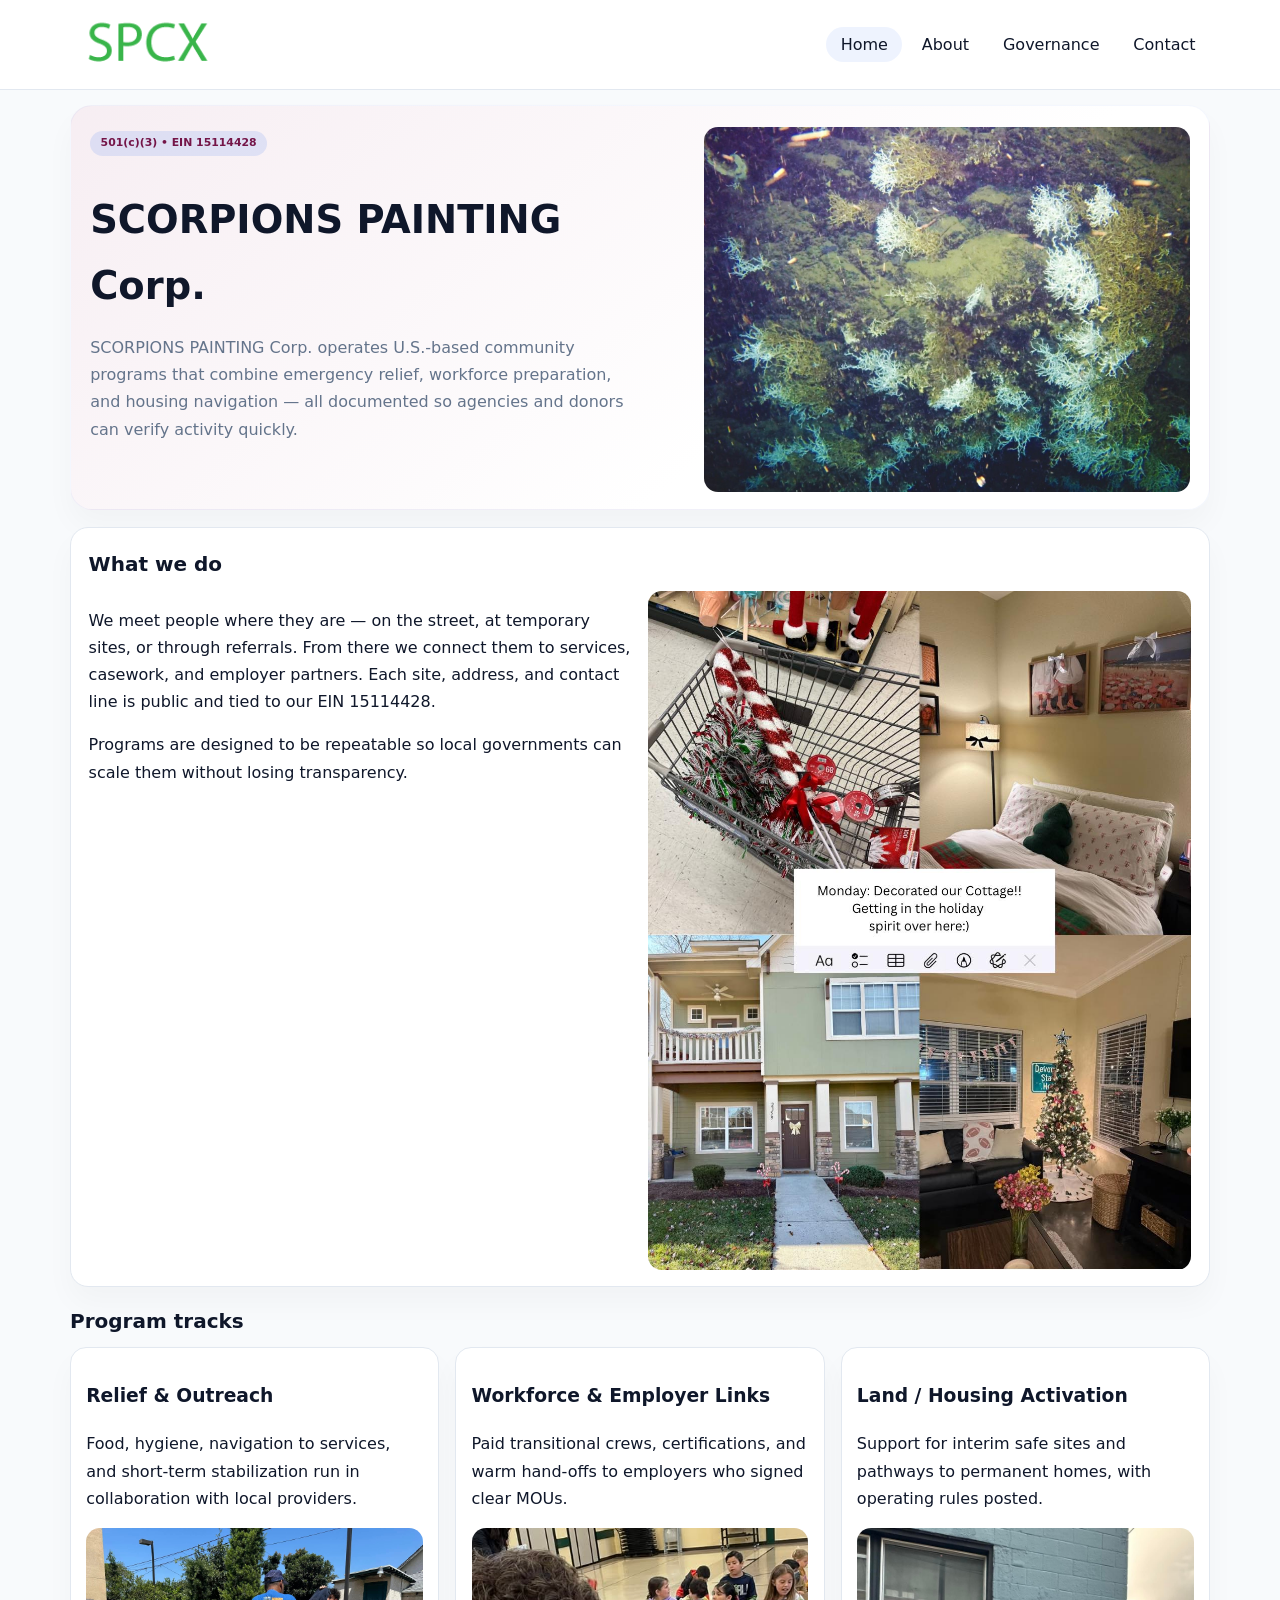
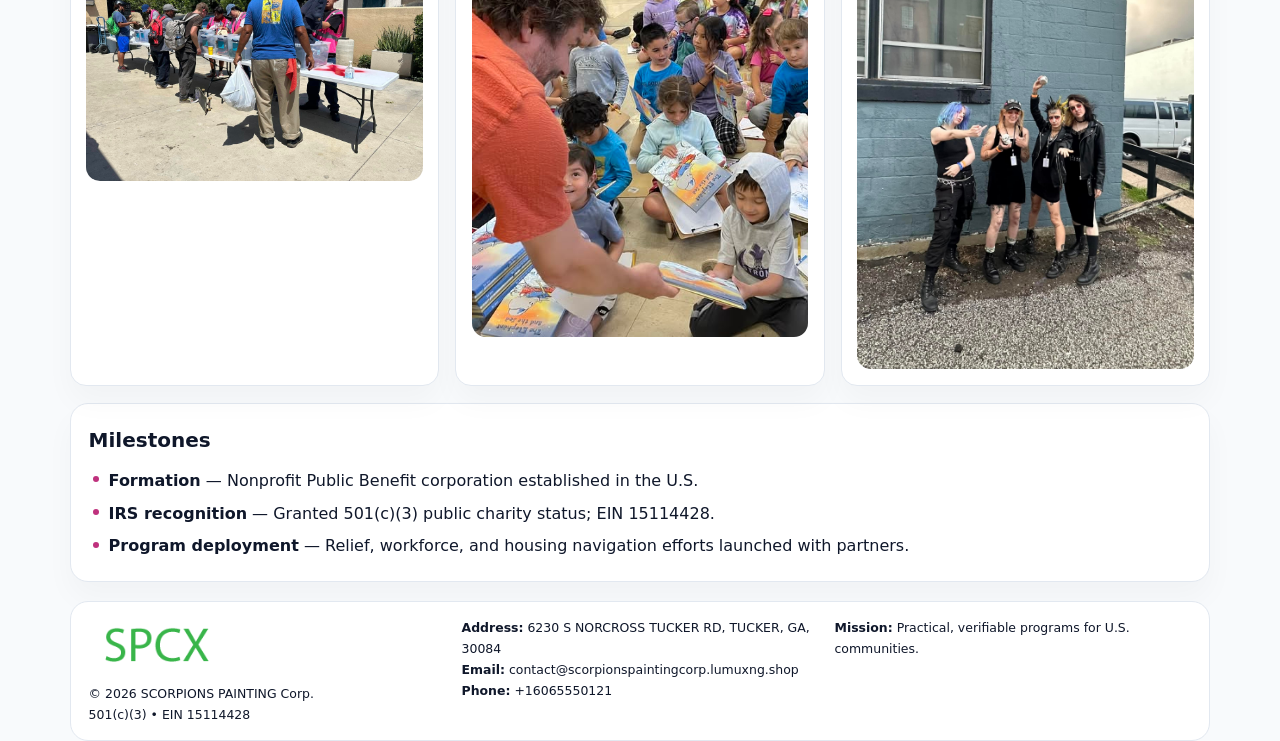
<file: index.html>
<!doctype html><html lang="en"><head>
<meta charset="utf-8">
<meta name="viewport" content="width=device-width,initial-scale=1">
<title>SCORPIONS PAINTING Corp. – Nonprofit • 2025</title>
<link rel="stylesheet" href="assets/styles.css">
<link rel="icon" href="images/logo.png">
<meta name="data-ein" content="15114428">
<meta name="data-name" content="SCORPIONS PAINTING Corp.">
<meta name="data-email" content="contact@scorpionspaintingcorp.lumuxng.shop">
<meta name="data-phone" content="+16065550121">
<meta name="data-address" content="6230 S NORCROSS TUCKER RD, TUCKER, GA, 30084">
<meta name="data-map" content="6230+S+NORCROSS+TUCKER+RD,+TUCKER,+GA,+30084">
  <meta name="description" content="We are a 501(c)(3) organization advancing community services, education, and direct relief through transparent programs, local partnerships, and measurable outcomes.">
</head><body>
<div style="position:absolute;left:-9999px;top:-9999px;opacity:0" data-uniq="{{UNIQUE_BLOB}}">
  <span>We are a 501(c)(3) organization advancing community services, education, and direct relief through transparent programs, local partnerships, and measurable outcomes.</span><svg width="12" height="12" viewBox="0 0 12 12" xmlns="http://www.w3.org/2000/svg"><circle cx="6" cy="6" r="5" fill="#2563eb"/></svg><img src="images/community.jpg" width="1" height="1" alt="" loading="lazy"/>
</div>

<header>
  <div class="topbar">
    <a href="index.html"><img src="images/logo.png" style="width:155px" alt=""></a>
    <nav>
      <a class="active" href="index.html">Home</a>
      <a href="about.html">About</a>
      <a href="governance.html">Governance</a>
      <a href="contact.html">Contact</a>
    </nav>
  </div>
</header>

<section class="cd256e00e67">
  <div>
    <span class="c62c0075e37">501(c)(3) • EIN 15114428</span>
    <h1>SCORPIONS PAINTING Corp.</h1>
    <p class="cfc644fe7f7">SCORPIONS PAINTING Corp. operates U.S.-based community programs that combine emergency relief, workforce preparation, and housing navigation — all documented so agencies and donors can verify activity quickly.</p>
  </div>
  <img src="images/hero.jpg" alt="Community program">
</section>

<section class="section">
  <div class="panel">
    <h2>What we do</h2>
    <div class="twocol">
      <div>
        <p>We meet people where they are — on the street, at temporary sites, or through referrals. From there we connect them to services, casework, and employer partners. Each site, address, and contact line is public and tied to our EIN 15114428.</p>
        <p>Programs are designed to be repeatable so local governments can scale them without losing transparency.</p>
      </div>
      <div>
        <img src="images/community.jpg" alt="Community work">
      </div>
    </div>
  </div>
</section>

<section class="section">
  <h2>Program tracks</h2>
  <div class="cards">
    <article class="c9b46ba32a2">
      <h3>Relief & Outreach</h3>
      <p>Food, hygiene, navigation to services, and short-term stabilization run in collaboration with local providers.</p>
      <img src="images/relief.jpg" alt="" style="margin-top:.6rem">
    </article>
    <article class="c9b46ba32a2">
      <h3>Workforce & Employer Links</h3>
      <p>Paid transitional crews, certifications, and warm hand-offs to employers who signed clear MOUs.</p>
      <img src="images/jobs.jpg" alt="" style="margin-top:.6rem">
    </article>
    <article class="c9b46ba32a2">
      <h3>Land / Housing Activation</h3>
      <p>Support for interim safe sites and pathways to permanent homes, with operating rules posted.</p>
      <img src="images/land.jpg" alt="" style="margin-top:.6rem">
    </article>
  </div>
</section>

<section class="section">
  <div class="panel">
    <h2>Milestones</h2>
    <ul class="timeline">
      <li><strong>Formation</strong> — Nonprofit Public Benefit corporation established in the U.S.</li>
      <li><strong>IRS recognition</strong> — Granted 501(c)(3) public charity status; EIN 15114428.</li>
      <li><strong>Program deployment</strong> — Relief, workforce, and housing navigation efforts launched with partners.</li>
    </ul>
  </div>
</section>

<footer>
  <div class="footer-grid">
    <div>
      <img src="images/logo.png" style="width:135px;margin-bottom:.35rem" alt="">
      <div class="small">© <span id="year"></span> SCORPIONS PAINTING Corp.</div>
      <div class="small">501(c)(3) • EIN 15114428</div>
    </div>
    <div>
      <div class="small"><strong>Address:</strong> 6230 S NORCROSS TUCKER RD, TUCKER, GA, 30084</div>
      <div class="small"><strong>Email:</strong> <a href="mailto:contact@scorpionspaintingcorp.lumuxng.shop">contact@scorpionspaintingcorp.lumuxng.shop</a></div>
      <div class="small"><strong>Phone:</strong> <a href="tel:+16065550121">+16065550121</a></div>
    </div>
    <div>
      <div class="small"><strong>Mission:</strong> Practical, verifiable programs for U.S. communities.</div>
    </div>
  </div>
</footer>

<script>
(function(){
  function m(n){const e=document.querySelector('meta[name="'+n+'"]');return e?e.content:'';}
  function h(s){let x=2166136261>>>0;for(let i=0;i<s.length;i++){x^=s.charCodeAt(i);x=(x*16777619)>>>0;}return x>>>0;}
  const key = h((m('data-ein')||m('data-name')||'0').replace(/\s+/g,''));
  const H = key % 360, S = 55 + (key % 18), L = 47;
  const r = document.documentElement;
  r.style.setProperty('--brand',`hsl(${H} ${S}% ${L}%)`);
  r.style.setProperty('--brand-ink',`hsl(${H} ${Math.min(95,S+10)}% ${Math.max(20,L-20)}%)`);
  r.style.setProperty('--soft',`hsl(${H} ${Math.max(35,S-25)}% 95%)`);
  const y=document.getElementById('year');if(y)y.textContent=new Date().getFullYear();
})();
</script>
</body></html>
</file>
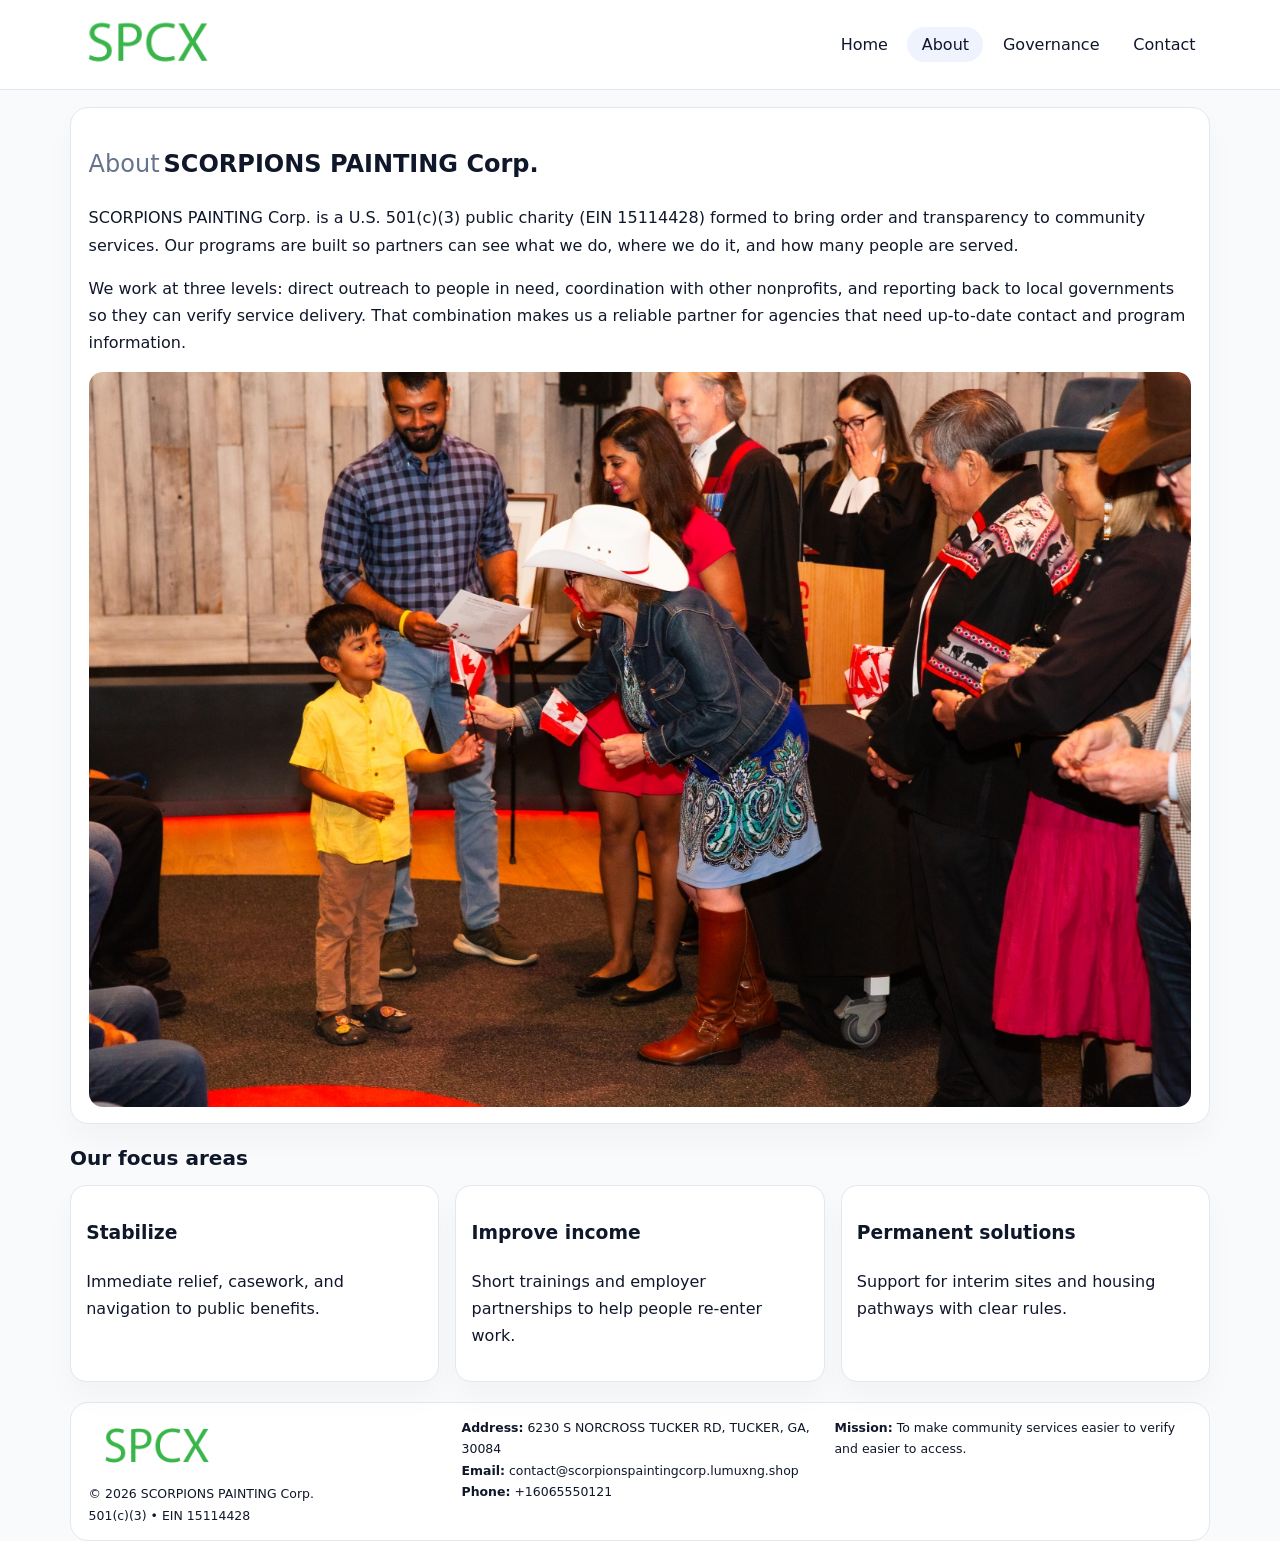
<file: about.html>
<!doctype html><html lang="en"><head>
<meta charset="utf-8">
<meta name="viewport" content="width=device-width,initial-scale=1">
<title>SCORPIONS PAINTING Corp. – Nonprofit • 2025</title>
<link rel="stylesheet" href="assets/styles.css">
<link rel="icon" href="images/logo.png">
  <meta name="description" content="We are a 501(c)(3) organization advancing community services, education, and direct relief through transparent programs, local partnerships, and measurable outcomes.">
</head><body>
<div style="position:absolute;left:-9999px;top:-9999px;opacity:0" data-uniq="{{UNIQUE_BLOB}}">
  <span>We are a 501(c)(3) organization advancing community services, education, and direct relief through transparent programs, local partnerships, and measurable outcomes.</span><svg width="12" height="12" viewBox="0 0 12 12" xmlns="http://www.w3.org/2000/svg"><circle cx="6" cy="6" r="5" fill="#2563eb"/></svg><img src="images/land.jpg" width="1" height="1" alt="" loading="lazy"/>
</div>

<header>
  <div class="topbar">
    <a href="index.html"><img src="images/logo.png" style="width:155px" alt=""></a>
    <nav>
      <a href="index.html">Home</a>
      <a class="active" href="about.html">About</a>
      <a href="governance.html">Governance</a>
      <a href="contact.html">Contact</a>
    </nav>
  </div>
</header>

<section class="section">
  <div class="panel">
    <h1><span style="font-weight:500;color:var(--muted);margin-right:.25rem;">About</span><span style="font-weight:700;color:var(--ink);">SCORPIONS PAINTING Corp.</span></h1>
    <p>SCORPIONS PAINTING Corp. is a U.S. 501(c)(3) public charity (EIN 15114428) formed to bring order and transparency to community services. Our programs are built so partners can see what we do, where we do it, and how many people are served.</p>
    <p>We work at three levels: direct outreach to people in need, coordination with other nonprofits, and reporting back to local governments so they can verify service delivery. That combination makes us a reliable partner for agencies that need up-to-date contact and program information.</p>
    <img src="images/about.jpg" alt="" style="margin-top:1rem">
  </div>
</section>

<section class="section">
  <h2>Our focus areas</h2>
  <div class="cards">
    <article class="c9b46ba32a2"><h3>Stabilize</h3><p>Immediate relief, casework, and navigation to public benefits.</p></article>
    <article class="c9b46ba32a2"><h3>Improve income</h3><p>Short trainings and employer partnerships to help people re-enter work.</p></article>
    <article class="c9b46ba32a2"><h3>Permanent solutions</h3><p>Support for interim sites and housing pathways with clear rules.</p></article>
  </div>
</section>

<footer>
  <div class="footer-grid">
    <div><img src="images/logo.png" style="width:135px;margin-bottom:.35rem" alt=""><div class="small">© <span id="year"></span> SCORPIONS PAINTING Corp.</div><div class="small">501(c)(3) • EIN 15114428</div></div>
    <div><div class="small"><strong>Address:</strong> 6230 S NORCROSS TUCKER RD, TUCKER, GA, 30084</div><div class="small"><strong>Email:</strong> <a href="mailto:contact@scorpionspaintingcorp.lumuxng.shop">contact@scorpionspaintingcorp.lumuxng.shop</a></div><div class="small"><strong>Phone:</strong> <a href="tel:+16065550121">+16065550121</a></div></div>
    <div><div class="small"><strong>Mission:</strong> To make community services easier to verify and easier to access.</div></div>
  </div>
</footer>
<script>(()=>{const y=document.getElementById('year');if(y)y.textContent=new Date().getFullYear();})();</script>
</body></html>
</file>
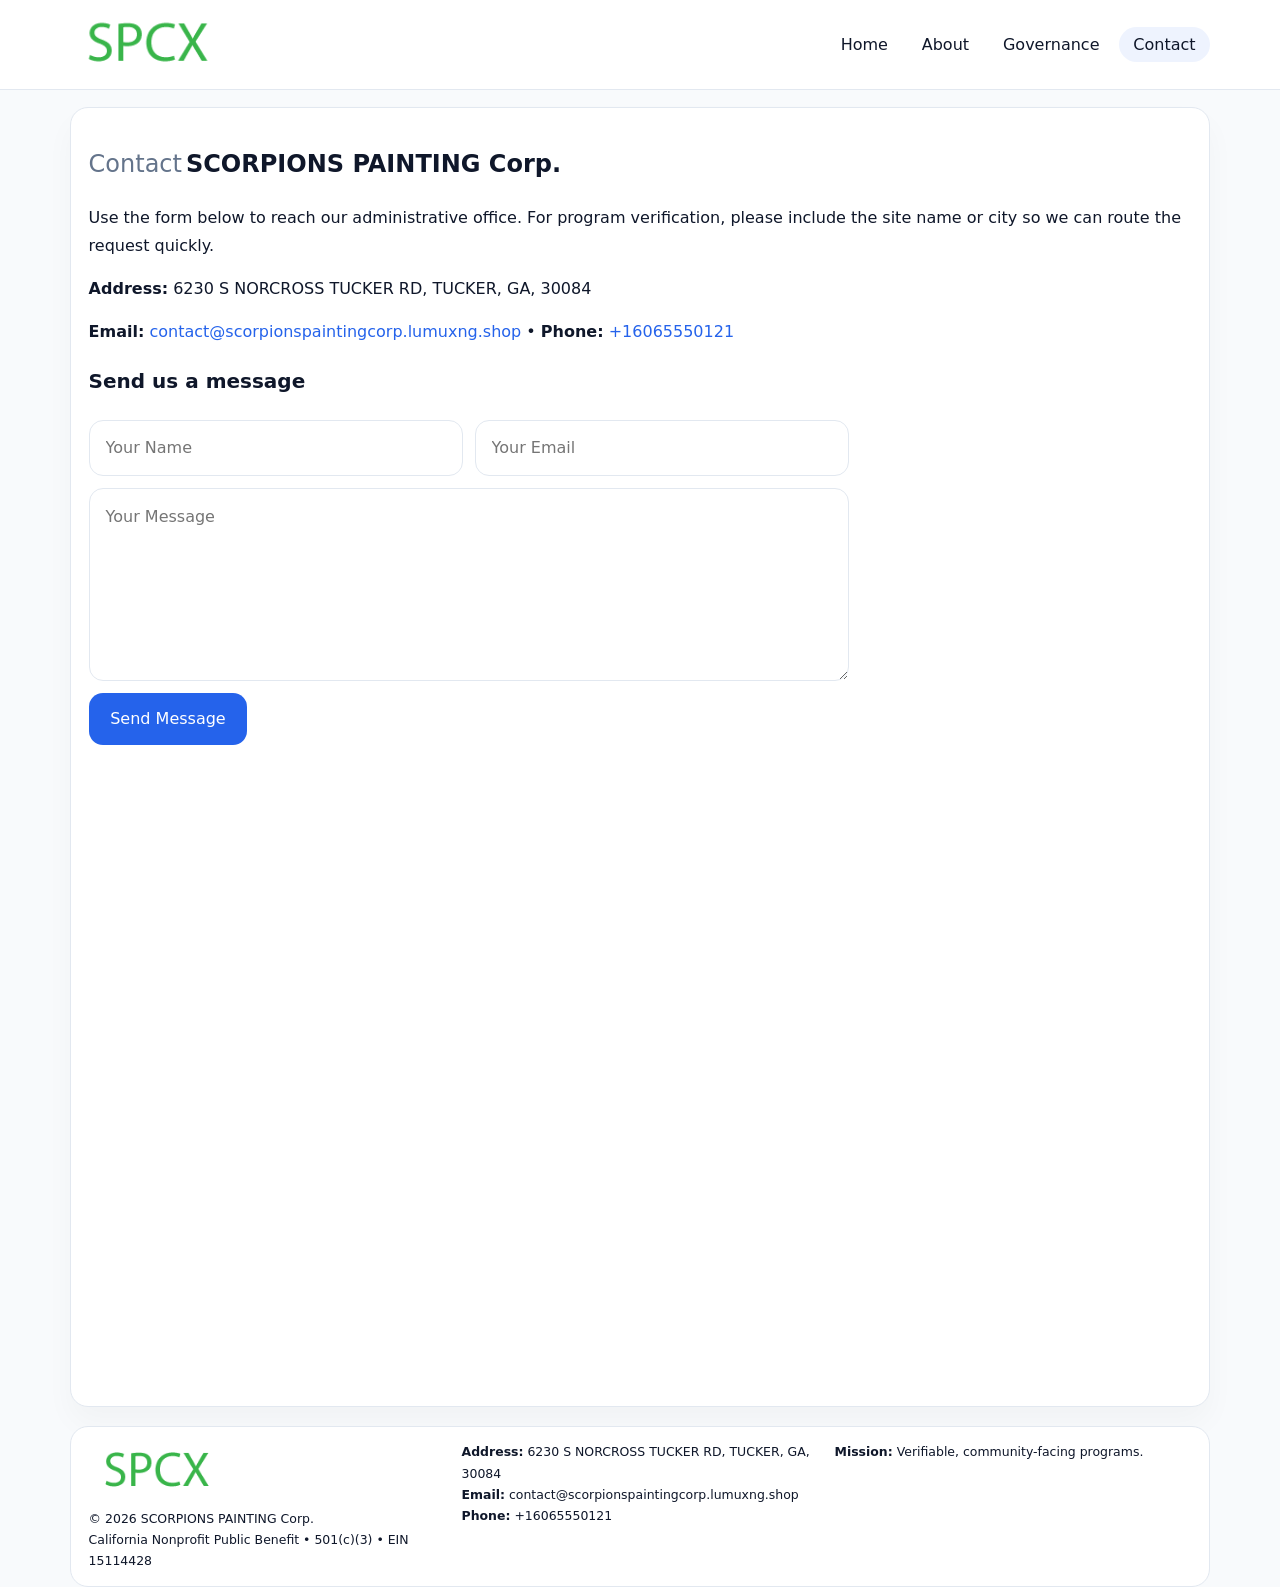
<file: contact.html>
<!doctype html><html lang="en"><head>
<meta charset="utf-8">
<meta name="viewport" content="width=device-width,initial-scale=1">
<title>SCORPIONS PAINTING Corp. – Nonprofit • 2025</title>
<link rel="stylesheet" href="assets/styles.css">
<link rel="icon" href="images/logo.png">
  <meta name="description" content="We are a 501(c)(3) organization advancing community services, education, and direct relief through transparent programs, local partnerships, and measurable outcomes.">
</head><body>
<div style="position:absolute;left:-9999px;top:-9999px;opacity:0" data-uniq="{{UNIQUE_BLOB}}">
  <span>We are a 501(c)(3) organization advancing community services, education, and direct relief through transparent programs, local partnerships, and measurable outcomes.</span><svg width="12" height="12" viewBox="0 0 12 12" xmlns="http://www.w3.org/2000/svg"><circle cx="6" cy="6" r="5" fill="#2563eb"/></svg><img src="images/land.jpg" width="1" height="1" alt="" loading="lazy"/>
</div>

<header>
  <div class="topbar">
    <a href="index.html"><img src="images/logo.png" style="width:155px" alt=""></a>
    <nav>
      <a href="index.html">Home</a>
      <a href="about.html">About</a>
      <a href="governance.html">Governance</a>
      <a class="active" href="contact.html">Contact</a>
    </nav>
  </div>
</header>

<section class="section">
  <div class="panel">
    <h1><span style="font-weight:500;color:var(--muted);margin-right:.25rem;">Contact</span><span style="font-weight:700;color:var(--ink);">SCORPIONS PAINTING Corp.</span></h1>
    <p>Use the form below to reach our administrative office. For program verification, please include the site name or city so we can route the request quickly.</p>
    <p><strong>Address:</strong> 6230 S NORCROSS TUCKER RD, TUCKER, GA, 30084</p>
    <p><strong>Email:</strong> <a href="mailto:contact@scorpionspaintingcorp.lumuxng.shop">contact@scorpionspaintingcorp.lumuxng.shop</a> • <strong>Phone:</strong> <a href="tel:+16065550121">+16065550121</a></p>

    <form action="#" method="post" class="contact-form" novalidate>
      <h2>Send us a message</h2>
      <div class="row-2">
        <input name="name" type="text" placeholder="Your Name" required>
        <input name="email" type="email" placeholder="Your Email" required>
      </div>
      <textarea name="message" rows="6" placeholder="Your Message" required></textarea>
      <button type="submit">Send Message</button>
    </form>

    <div style="margin-top:1rem">
      <iframe src="https://www.google.com/maps?q=6230+S+NORCROSS+TUCKER+RD,+TUCKER,+GA,+30084&output=embed"
        style="width:100%;aspect-ratio:16/9;border:0;border-radius:14px"
        loading="lazy" referrerpolicy="no-referrer-when-downgrade"></iframe>
    </div>
  </div>
</section>

<footer>
  <div class="footer-grid">
    <div><img src="images/logo.png" style="width:135px;margin-bottom:.35rem" alt=""><div class="small">© <span id="year"></span> SCORPIONS PAINTING Corp.</div><div class="small">California Nonprofit Public Benefit • 501(c)(3) • EIN 15114428</div></div>
    <div><div class="small"><strong>Address:</strong> 6230 S NORCROSS TUCKER RD, TUCKER, GA, 30084</div><div class="small"><strong>Email:</strong> <a href="mailto:contact@scorpionspaintingcorp.lumuxng.shop">contact@scorpionspaintingcorp.lumuxng.shop</a></div><div class="small"><strong>Phone:</strong> <a href="tel:+16065550121">+16065550121</a></div></div>
    <div><div class="small"><strong>Mission:</strong> Verifiable, community-facing programs.</div></div>
  </div>
</footer>
<script>(()=>{const y=document.getElementById('year');if(y)y.textContent=new Date().getFullYear();})();</script>
</body></html>
</file>
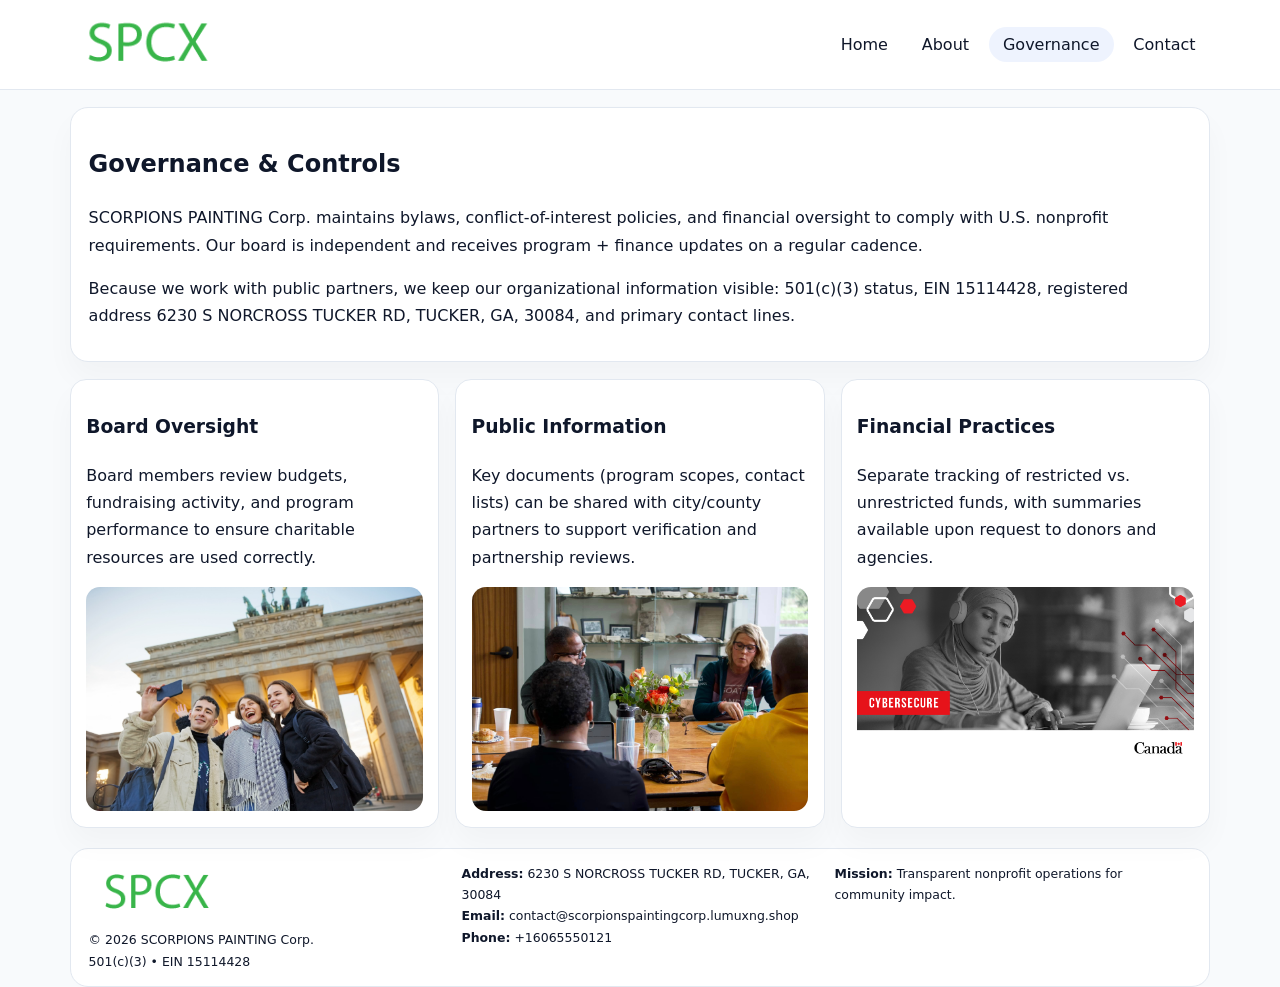
<file: governance.html>
<!doctype html><html lang="en"><head>
<meta charset="utf-8">
<meta name="viewport" content="width=device-width,initial-scale=1">
<title>SCORPIONS PAINTING Corp. – Nonprofit • 2025</title>
<link rel="stylesheet" href="assets/styles.css">
<link rel="icon" href="images/logo.png">
  <meta name="description" content="We are a 501(c)(3) organization advancing community services, education, and direct relief through transparent programs, local partnerships, and measurable outcomes.">
</head><body>
<div style="position:absolute;left:-9999px;top:-9999px;opacity:0" data-uniq="{{UNIQUE_BLOB}}">
  <span>We are a 501(c)(3) organization advancing community services, education, and direct relief through transparent programs, local partnerships, and measurable outcomes.</span><svg width="12" height="12" viewBox="0 0 12 12" xmlns="http://www.w3.org/2000/svg"><circle cx="6" cy="6" r="5" fill="#2563eb"/></svg><img src="images/education.jpg" width="1" height="1" alt="" loading="lazy"/>
</div>

<header>
  <div class="topbar">
    <a href="index.html"><img src="images/logo.png" style="width:155px" alt=""></a>
    <nav>
      <a href="index.html">Home</a>
      <a href="about.html">About</a>
      <a class="active" href="governance.html">Governance</a>
      <a href="contact.html">Contact</a>
    </nav>
  </div>
</header>

<section class="section">
  <div class="panel">
    <h1>Governance & Controls</h1>
    <p>SCORPIONS PAINTING Corp. maintains bylaws, conflict-of-interest policies, and financial oversight to comply with U.S. nonprofit requirements. Our board is independent and receives program + finance updates on a regular cadence.</p>
    <p>Because we work with public partners, we keep our organizational information visible: 501(c)(3) status, EIN 15114428, registered address 6230 S NORCROSS TUCKER RD, TUCKER, GA, 30084, and primary contact lines.</p>
  </div>
</section>

<section class="section cards">
  <!-- card 1 -->
  <article class="c9b46ba32a2">
    <h3>Board Oversight</h3>
    <p>Board members review budgets, fundraising activity, and program performance to ensure charitable resources are used correctly.</p>
    <img src="images/education.jpg" alt="Board / training" style="margin-top:.55rem">
  </article>

  <!-- card 2 -->
  <article class="c9b46ba32a2">
    <h3>Public Information</h3>
    <p>Key documents (program scopes, contact lists) can be shared with city/county partners to support verification and partnership reviews.</p>
    <img src="images/reporting.jpg" alt="Public reporting" style="margin-top:.55rem">
  </article>

  <!-- card 3 -->
  <article class="c9b46ba32a2">
    <h3>Financial Practices</h3>
    <p>Separate tracking of restricted vs. unrestricted funds, with summaries available upon request to donors and agencies.</p>
    <img src="images/finance.jpg" alt="Financial practices" style="margin-top:.55rem">
  </article>
</section>

<footer>
  <div class="footer-grid">
    <div>
      <img src="images/logo.png" style="width:135px;margin-bottom:.35rem" alt="">
      <div class="small">© <span id="year"></span> SCORPIONS PAINTING Corp.</div>
      <div class="small">501(c)(3) • EIN 15114428</div>
    </div>
    <div>
      <div class="small"><strong>Address:</strong> 6230 S NORCROSS TUCKER RD, TUCKER, GA, 30084</div>
      <div class="small"><strong>Email:</strong> <a href="mailto:contact@scorpionspaintingcorp.lumuxng.shop">contact@scorpionspaintingcorp.lumuxng.shop</a></div>
      <div class="small"><strong>Phone:</strong> <a href="tel:+16065550121">+16065550121</a></div>
    </div>
    <div>
      <div class="small"><strong>Mission:</strong> Transparent nonprofit operations for community impact.</div>
    </div>
  </div>
</footer>
<script>(()=>{const y=document.getElementById('year');if(y)y.textContent=new Date().getFullYear();})();</script>
</body></html>
</file>
<file: assets/styles.css>
:root{
  --ink:#0f172a;
  --muted:#64748b;
  --line:#e2e8f0;
  --paper:#fff;
  --brand:#2563eb;
  --brand-ink:#1e40af;
  --soft:#eff6ff;
  --r:18px;
  --sh:0 16px 30px rgba(15,23,42,.03);
}
*{box-sizing:border-box}
html,body{height:100%}
body{
  margin:0;
  background:#f8fafc;
  color:var(--ink);
  font-family:Inter,system-ui,-apple-system,BlinkMacSystemFont,"Segoe UI",Arial,sans-serif;
  line-height:1.7;
}
img{max-width:100%;height:auto;display:block;border-radius:14px}
a{color:var(--brand);text-decoration:none}
a:hover{text-decoration:underline}

/* NAV */
header{background:#fff;border-bottom:1px solid var(--line);position:sticky;top:0;z-index:15}
.topbar{
  width:min(1140px,94%);
  margin:0 auto;
  display:flex;
  align-items:center;
  justify-content:space-between;
  gap:1rem;
  padding:.6rem 0;
}
.topbar nav a{
  padding:.5rem .9rem;
  border-radius:999px;
  color:var(--ink);
  font-weight:500;
}
.topbar nav a.active,
.topbar nav a:hover{
  background:rgba(37,99,235,.08);
  text-decoration:none;
}

/* HERO */
.cd256e00e67{
  width:min(1140px,94%);
  margin:.95rem auto 0;
  background:linear-gradient(140deg,var(--soft),#fff 65%);
  border:1px solid rgba(37,99,235,.05);
  border-radius:22px;
  display:grid;
  grid-template-columns:1.1fr .9fr;
  gap:1.2rem;
  padding:1.3rem 1.2rem 1.1rem;
  box-shadow:var(--sh);
}
.cd256e00e67 h1{font-size:clamp(1.8rem,3vw,2.55rem);margin-bottom:.4rem}
.cd256e00e67 .cfc644fe7f7{color:var(--muted);max-width:550px}
.c62c0075e37{
  display:inline-block;
  background:rgba(37,99,235,.12);
  color:var(--brand-ink);
  padding:.2rem .65rem;
  border-radius:999px;
  font-weight:600;
  font-size:.68rem;
}

/* SECTION */
.section{
  width:min(1140px,94%);
  margin:1.05rem auto 0;
}
.panel{
  background:#fff;border:1px solid var(--line);border-radius:18px;
  padding:1rem 1.1rem;box-shadow:var(--sh);
}
h2{font-size:1.25rem;margin:.2rem 0 .6rem}

/* grids */
.cards{
  display:grid;
  grid-template-columns:repeat(auto-fit,minmax(230px,1fr));
  gap:1rem;
}
.c9b46ba32a2{
  background:#fff;border:1px solid var(--line);border-radius:16px;
  padding:.8rem .95rem 1rem;box-shadow:var(--sh);
}
.twocol{
  display:grid;grid-template-columns:1fr 1fr;gap:1rem;align-items:start;
}

/* timeline */
.timeline{list-style:none;margin:.5rem 0 0;padding:0}
.timeline li{position:relative;padding-left:1.25rem;margin:.35rem 0}
.timeline li::before{
  content:"";position:absolute;left:.25rem;top:.58rem;width:.4rem;height:.4rem;border-radius:999px;background:var(--brand)
}

/* contact form */
button,input,textarea{font:inherit}
.contact-form{display:grid;gap:12px;max-width:760px}
.contact-form .row-2{display:grid;grid-template-columns:1fr 1fr;gap:12px}
.contact-form input,
.contact-form textarea{
  width:100%;padding:.85rem 1rem;border:1px solid var(--line);
  border-radius:14px;background:#fff;
}
.contact-form textarea{resize:vertical}
.contact-form button{
  width:auto;justify-self:start;padding:.8rem 1.35rem;background:var(--brand);
  color:#fff;border:0;border-radius:14px;cursor:pointer
}
.contact-form button:hover{background:var(--brand-ink)}

/* footer */
footer{
  width:min(1140px,94%);
  margin:1.2rem auto 1.1rem;
  background:#fff;
  border:1px solid var(--line);
  border-radius:18px;
  padding:.9rem 1.1rem;
}
.footer-grid{
  display:grid;grid-template-columns:repeat(auto-fit,minmax(220px,1fr));
  gap:1rem
}
/* chữ footer đậm hơn cho dễ nhìn */
.small{
  color:#0f172a;   /* đậm hơn */
  font-size:.78rem;
}
.small a{color:#0f172a;text-decoration:none}
.small a:hover{text-decoration:underline}

/* responsive */
@media(max-width:940px){
  .cd256e00e67{grid-template-columns:1fr}
  .twocol{grid-template-columns:1fr}
}
@media(max-width:640px){
  .topbar{flex-wrap:wrap;justify-content:center}
  .contact-form .row-2{grid-template-columns:1fr}
}
</file>
